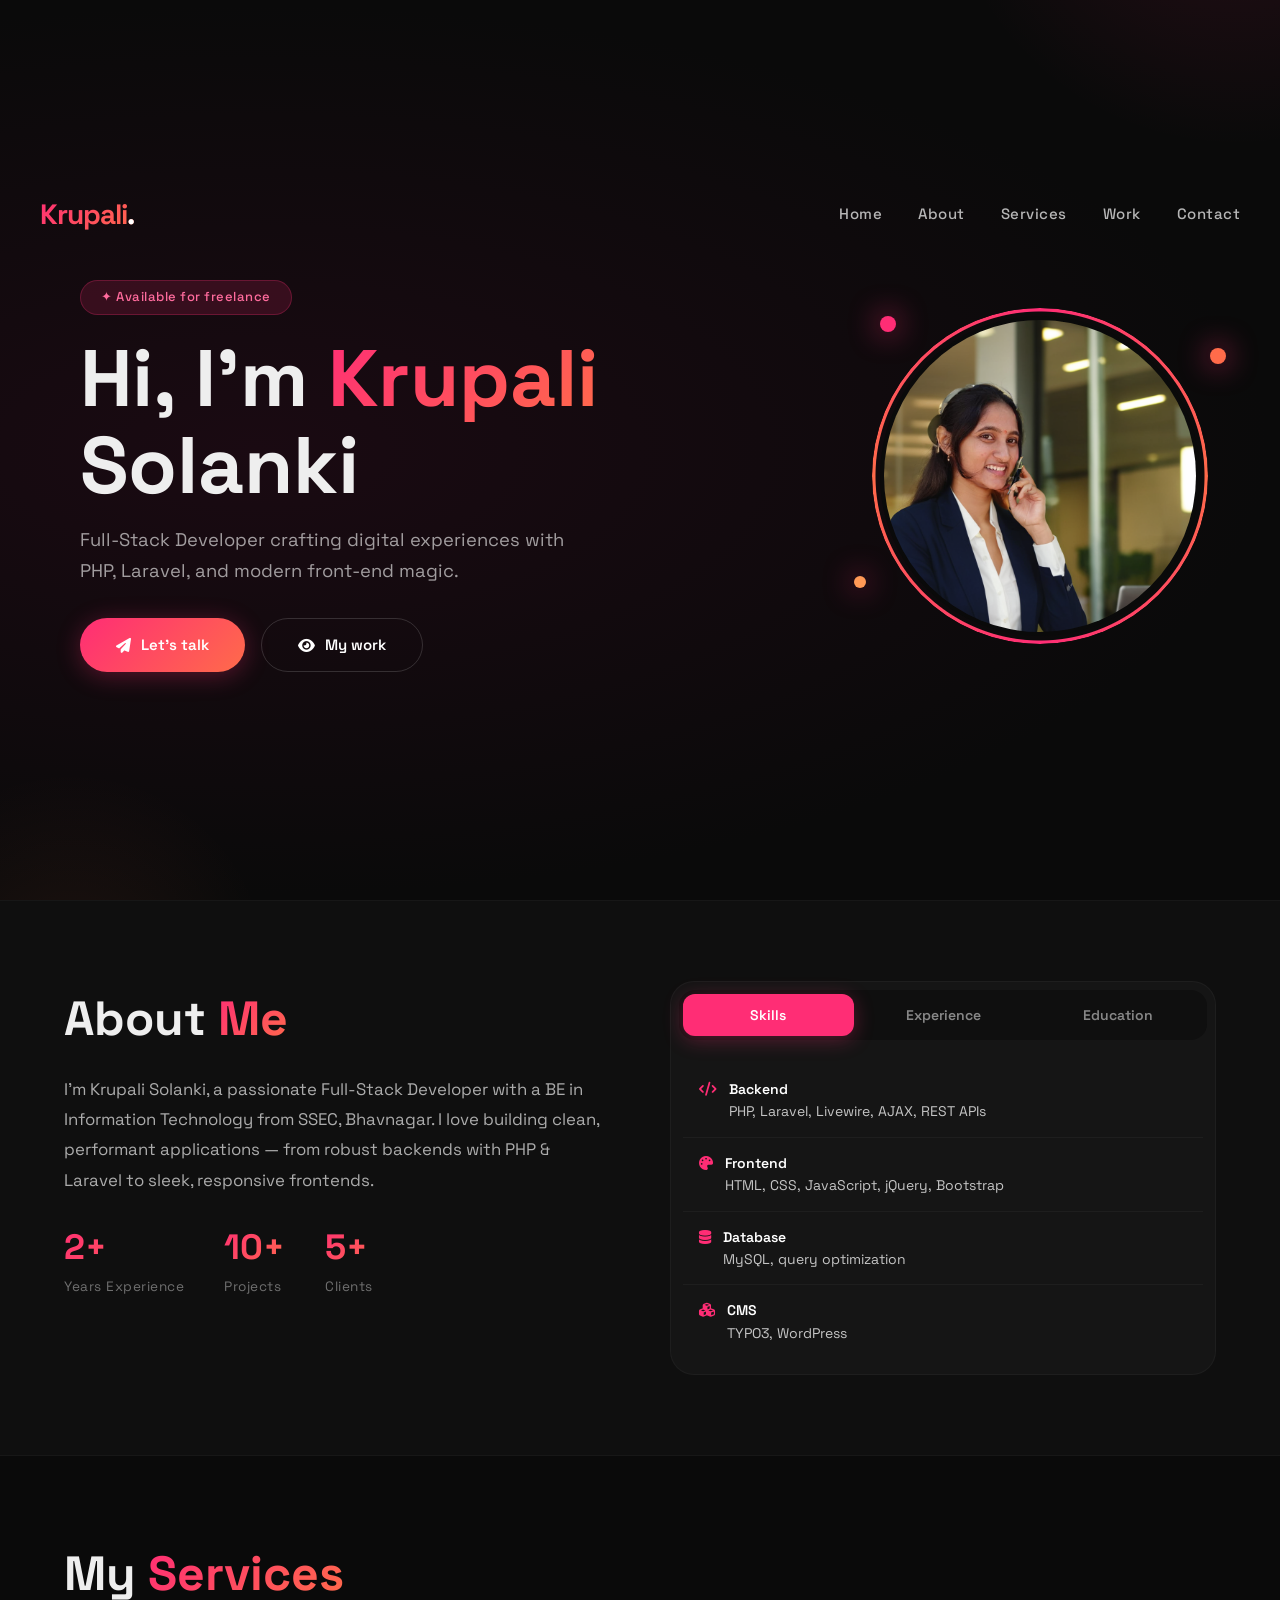
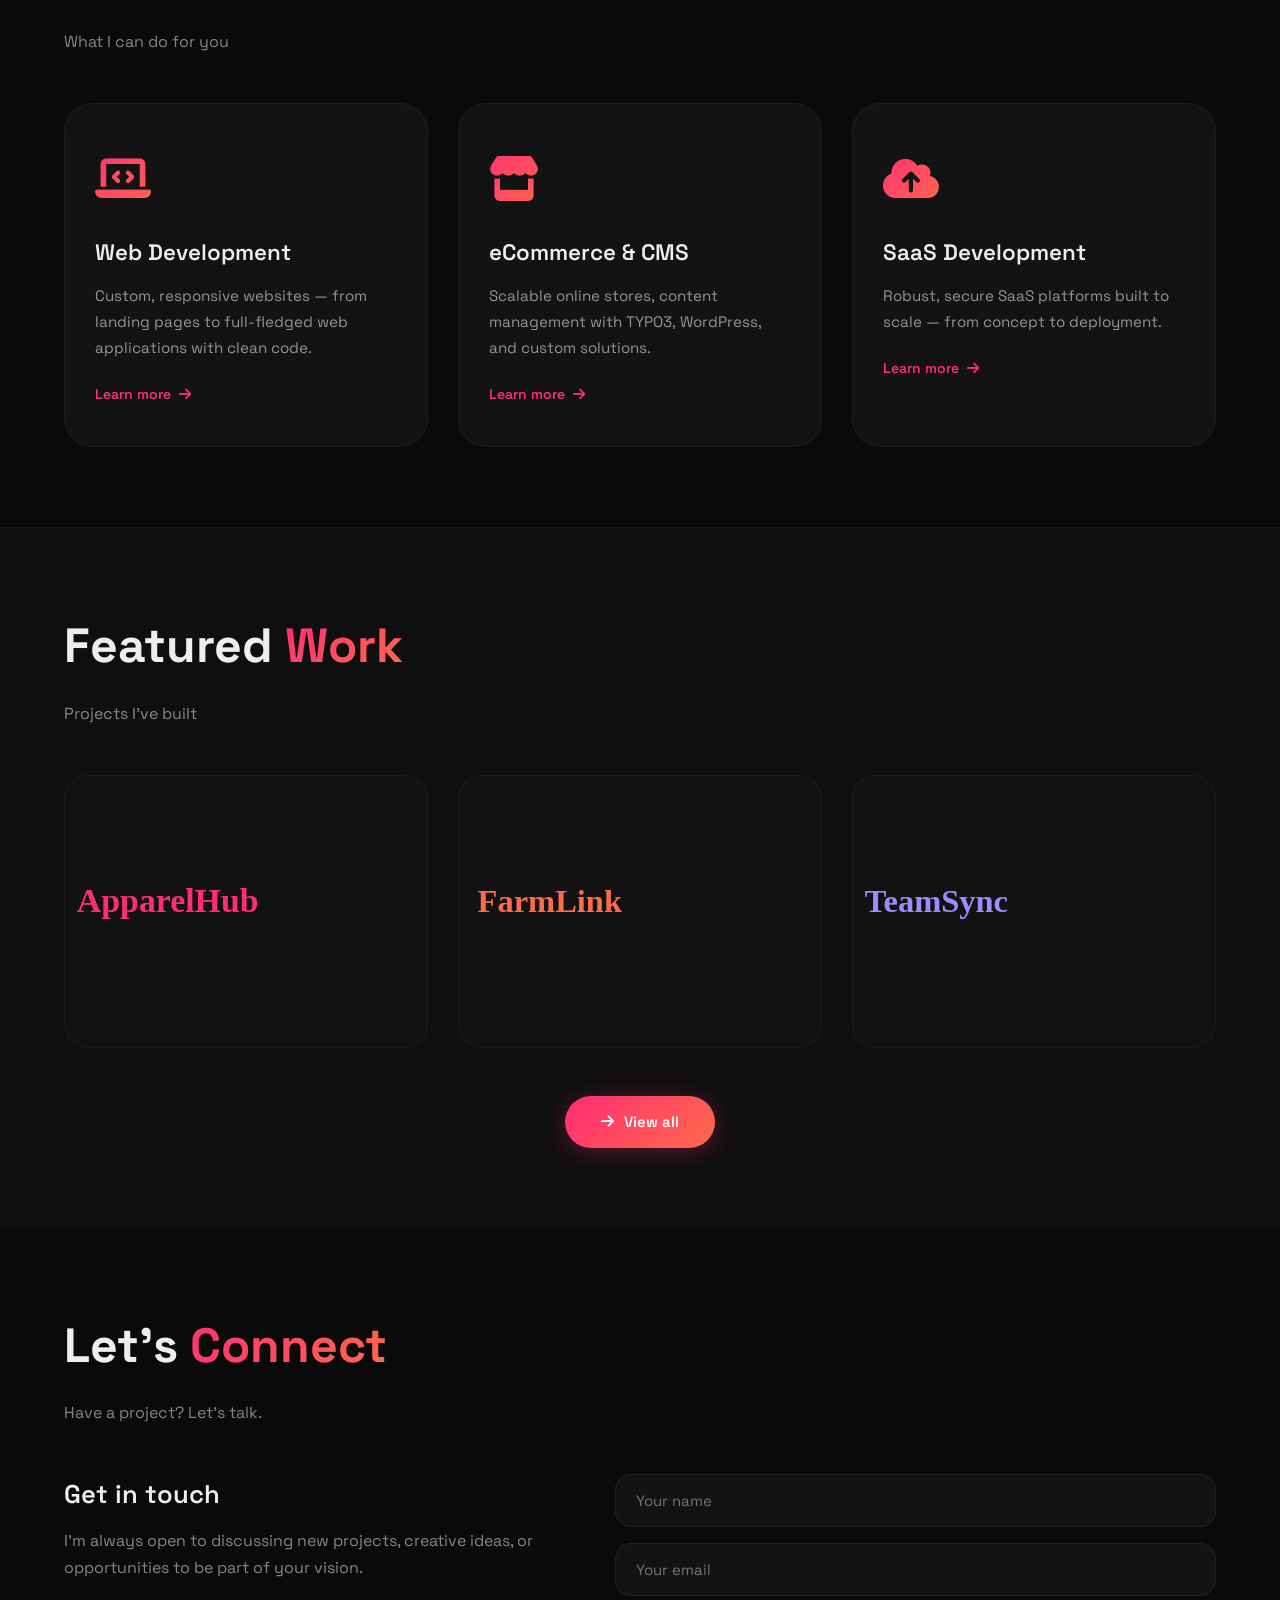
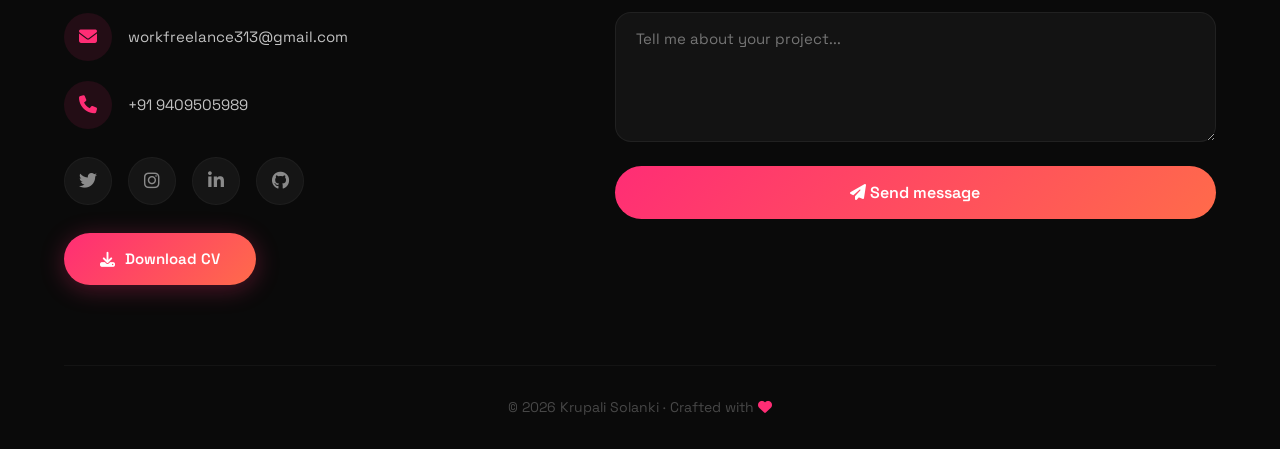
<file: index.html>
<!DOCTYPE html>
<html lang="en">
<head>
    <meta charset="UTF-8" />
    <meta name="viewport" content="width=device-width, initial-scale=1.0"/>
    <title>Krupali Solanki · Portfolio</title>
    <link rel="stylesheet" href="https://cdnjs.cloudflare.com/ajax/libs/font-awesome/6.5.0/css/all.min.css"/>
    <link href="https://fonts.googleapis.com/css2?family=Space+Grotesk:wght@300;400;500;600;700&display=swap" rel="stylesheet"/>
    <style>
        /* ───────── RESET & BASE ───────── */
        * {
            margin: 0;
            padding: 0;
            box-sizing: border-box;
        }

        html {
            scroll-behavior: smooth;
        }

        body {
            font-family: 'Space Grotesk', sans-serif;
            background: #0a0a0a;
            color: #eee;
            line-height: 1.6;
            overflow-x: hidden;
        }

        a {
            text-decoration: none;
            color: inherit;
        }

        .container {
            max-width: 1200px;
            margin: 0 auto;
            padding: 0 24px;
        }

        /* ───────── SCROLLBAR ───────── */
        ::-webkit-scrollbar {
            width: 8px;
        }
        ::-webkit-scrollbar-track {
            background: #0a0a0a;
        }
        ::-webkit-scrollbar-thumb {
            background: linear-gradient(180deg, #ff2d75, #ff6b4a);
            border-radius: 10px;
        }

        /* ───────── GLOW ANIMATIONS ───────── */
        @keyframes float {
            0%,
            100% {
                transform: translateY(0px);
            }
            50% {
                transform: translateY(-16px);
            }
        }

        @keyframes pulse-ring {
            0% {
                transform: scale(1);
                opacity: 0.6;
            }
            100% {
                transform: scale(1.5);
                opacity: 0;
            }
        }

        @keyframes fade-up {
            0% {
                opacity: 0;
                transform: translateY(40px);
            }
            100% {
                opacity: 1;
                transform: translateY(0);
            }
        }

        @keyframes slide-in-left {
            0% {
                opacity: 0;
                transform: translateX(-60px);
            }
            100% {
                opacity: 1;
                transform: translateX(0);
            }
        }

        @keyframes gradient-shift {
            0% {
                background-position: 0% 50%;
            }
            50% {
                background-position: 100% 50%;
            }
            100% {
                background-position: 0% 50%;
            }
        }

        /* ───────── HEADER / HERO ───────── */
        #header {
            min-height: 100vh;
            display: flex;
            flex-direction: column;
            justify-content: center;
            position: relative;
            background: radial-gradient(ellipse at 20% 50%, #1a0a12, #0a0a0a 70%);
            overflow: hidden;
        }

        #header::before {
            content: '';
            position: absolute;
            top: -50%;
            right: -20%;
            width: 600px;
            height: 600px;
            background: radial-gradient(circle, rgba(255, 45, 117, 0.12), transparent 70%);
            border-radius: 50%;
            pointer-events: none;
        }

        #header::after {
            content: '';
            position: absolute;
            bottom: -30%;
            left: -10%;
            width: 400px;
            height: 400px;
            background: radial-gradient(circle, rgba(255, 107, 74, 0.08), transparent 70%);
            border-radius: 50%;
            pointer-events: none;
        }

        /* NAV */
        nav {
            display: flex;
            justify-content: space-between;
            align-items: center;
            padding: 24px 40px;
            position: relative;
            z-index: 10;
            flex-wrap: wrap;
        }

        .logo {
            font-size: 28px;
            font-weight: 700;
            background: linear-gradient(135deg, #ff2d75, #ff6b4a);
            -webkit-background-clip: text;
            background-clip: text;
            color: transparent;
            letter-spacing: -1px;
        }
        .logo span {
            color: #fff;
            background: none;
            -webkit-background-clip: unset;
            background-clip: unset;
        }

        .nav-toggle {
            display: none;
            background: rgba(255, 255, 255, 0.06);
            border: 1px solid rgba(255, 45, 117, 0.3);
            color: #fff;
            font-size: 22px;
            padding: 6px 18px;
            border-radius: 30px;
            cursor: pointer;
            transition: 0.3s;
            backdrop-filter: blur(8px);
        }
        .nav-toggle:hover {
            background: rgba(255, 45, 117, 0.15);
            border-color: #ff2d75;
        }

        .nav-items {
            display: flex;
            gap: 36px;
            list-style: none;
            align-items: center;
        }

        .nav-items a {
            font-size: 15px;
            font-weight: 500;
            color: rgba(255, 255, 255, 0.7);
            transition: 0.3s;
            position: relative;
            letter-spacing: 0.5px;
        }

        .nav-items a::before {
            content: '';
            position: absolute;
            bottom: -4px;
            left: 0;
            width: 0;
            height: 2px;
            background: linear-gradient(90deg, #ff2d75, #ff6b4a);
            transition: 0.3s;
        }
        .nav-items a:hover {
            color: #fff;
        }
        .nav-items a:hover::before {
            width: 100%;
        }

        /* Hero Content */
        .hero {
            display: flex;
            align-items: center;
            justify-content: space-between;
            padding: 20px 40px 60px;
            position: relative;
            z-index: 2;
            flex-wrap: wrap;
            gap: 40px;
        }

        .hero-text {
            flex: 1 1 400px;
            animation: fade-up 0.8s ease;
        }

        .hero-text .badge {
            display: inline-block;
            background: rgba(255, 45, 117, 0.15);
            border: 1px solid rgba(255, 45, 117, 0.25);
            padding: 6px 20px;
            border-radius: 50px;
            font-size: 13px;
            font-weight: 500;
            color: #ff6b9d;
            margin-bottom: 20px;
            letter-spacing: 0.5px;
        }

        .hero-text h1 {
            font-size: clamp(2.8rem, 7vw, 5rem);
            font-weight: 700;
            line-height: 1.08;
            margin-bottom: 16px;
        }

        .hero-text h1 .highlight {
            background: linear-gradient(135deg, #ff2d75, #ff6b4a, #ff2d75);
            background-size: 200% 200%;
            -webkit-background-clip: text;
            background-clip: text;
            color: transparent;
            animation: gradient-shift 4s ease infinite;
        }

        .hero-text p {
            font-size: 1.15rem;
            color: rgba(255, 255, 255, 0.6);
            max-width: 500px;
            margin-bottom: 32px;
            line-height: 1.7;
        }

        .hero-btns {
            display: flex;
            gap: 16px;
            flex-wrap: wrap;
        }

        .btn-primary {
            display: inline-flex;
            align-items: center;
            gap: 10px;
            padding: 14px 36px;
            border-radius: 60px;
            background: linear-gradient(135deg, #ff2d75, #ff6b4a);
            color: #fff;
            font-weight: 600;
            font-size: 15px;
            border: none;
            cursor: pointer;
            transition: 0.3s;
            box-shadow: 0 4px 25px rgba(255, 45, 117, 0.3);
        }
        .btn-primary:hover {
            transform: translateY(-3px);
            box-shadow: 0 8px 40px rgba(255, 45, 117, 0.5);
        }

        .btn-secondary {
            display: inline-flex;
            align-items: center;
            gap: 10px;
            padding: 14px 36px;
            border-radius: 60px;
            background: transparent;
            color: #fff;
            font-weight: 600;
            font-size: 15px;
            border: 1.5px solid rgba(255, 255, 255, 0.15);
            transition: 0.3s;
        }
        .btn-secondary:hover {
            border-color: #ff2d75;
            background: rgba(255, 45, 117, 0.08);
            transform: translateY(-3px);
        }

        /* Hero Image */
        .hero-image {
            flex: 0 0 auto;
            position: relative;
            animation: float 5s ease-in-out infinite;
        }

        .hero-image .profile-wrap {
            position: relative;
            width: 320px;
            height: 320px;
        }

        .profile-ring {
            position: absolute;
            inset: -8px;
            border-radius: 50%;
            background: conic-gradient(from 0deg, #ff2d75, #ff6b4a, #ff2d75, #ff6b4a, #ff2d75);
            -webkit-mask: radial-gradient(farthest-side, transparent calc(100% - 4px), #000 calc(100% - 3px));
            mask: radial-gradient(farthest-side, transparent calc(100% - 4px), #000 calc(100% - 3px));
            animation: spin 8s linear infinite;
        }

        @keyframes spin {
            to {
                transform: rotate(360deg);
            }
        }

        .profile-ring::after {
            content: '';
            position: absolute;
            inset: 4px;
            border-radius: 50%;
            background: #0a0a0a;
        }

        .hero-image img {
            width: 100%;
            height: 100%;
            object-fit: cover;
            border-radius: 50%;
            position: relative;
            z-index: 2;
            border: 4px solid #0a0a0a;
        }

        .floating-dot {
            position: absolute;
            width: 16px;
            height: 16px;
            border-radius: 50%;
            background: #ff2d75;
            box-shadow: 0 0 30px #ff2d75;
            z-index: 3;
            animation: pulse-ring 2s ease-out infinite;
        }
        .floating-dot:nth-child(2) {
            top: 10%;
            right: -8%;
            animation-delay: 0.6s;
            background: #ff6b4a;
        }
        .floating-dot:nth-child(3) {
            bottom: 15%;
            left: -8%;
            animation-delay: 1.2s;
            background: #ff9a56;
            width: 12px;
            height: 12px;
        }

        /* ───────── SECTION TITLES ───────── */
        .section-title {
            font-size: clamp(2rem, 4vw, 3rem);
            font-weight: 700;
            margin-bottom: 16px;
        }
        .section-title .gradient {
            background: linear-gradient(135deg, #ff2d75, #ff6b4a);
            -webkit-background-clip: text;
            background-clip: text;
            color: transparent;
        }
        .section-sub {
            color: rgba(255, 255, 255, 0.5);
            font-size: 1rem;
            margin-bottom: 48px;
        }

        /* ───────── ABOUT ───────── */
        #about {
            padding: 80px 0;
            background: #0f0f0f;
            border-top: 1px solid rgba(255, 255, 255, 0.03);
            border-bottom: 1px solid rgba(255, 255, 255, 0.03);
        }

        .about-grid {
            display: grid;
            grid-template-columns: 1fr 1fr;
            gap: 60px;
            align-items: start;
        }

        .about-text p {
            color: rgba(255, 255, 255, 0.65);
            font-size: 1.05rem;
            line-height: 1.8;
            margin-bottom: 24px;
        }

        .about-stats {
            display: flex;
            gap: 40px;
            margin-top: 20px;
        }
        .stat-item h4 {
            font-size: 2.2rem;
            font-weight: 700;
            background: linear-gradient(135deg, #ff2d75, #ff6b4a);
            -webkit-background-clip: text;
            background-clip: text;
            color: transparent;
        }
        .stat-item p {
            color: rgba(255, 255, 255, 0.4);
            font-size: 0.85rem;
            letter-spacing: 0.5px;
        }

        .tabs-wrapper {
            background: #151515;
            border-radius: 24px;
            padding: 8px;
            border: 1px solid rgba(255, 255, 255, 0.04);
        }

        .tab-headers {
            display: flex;
            gap: 4px;
            margin-bottom: 16px;
            background: #0f0f0f;
            border-radius: 16px;
            padding: 4px;
        }

        .tab-btn {
            flex: 1;
            padding: 12px 8px;
            border: none;
            background: transparent;
            color: rgba(255, 255, 255, 0.5);
            font-weight: 600;
            font-size: 14px;
            border-radius: 12px;
            cursor: pointer;
            transition: 0.3s;
            font-family: 'Space Grotesk', sans-serif;
        }
        .tab-btn.active {
            background: #ff2d75;
            color: #fff;
            box-shadow: 0 4px 20px rgba(255, 45, 117, 0.3);
        }
        .tab-btn:hover:not(.active) {
            color: #fff;
        }

        .tab-panel {
            display: none;
            padding: 8px 4px;
        }
        .tab-panel.active {
            display: block;
            animation: fade-up 0.3s ease;
        }

        .tab-panel ul {
            list-style: none;
        }
        .tab-panel ul li {
            padding: 14px 16px;
            border-bottom: 1px solid rgba(255, 255, 255, 0.04);
            color: rgba(255, 255, 255, 0.75);
            font-size: 14px;
            display: flex;
            gap: 12px;
            align-items: flex-start;
        }
        .tab-panel ul li:last-child {
            border-bottom: none;
        }
        .tab-panel ul li i {
            color: #ff2d75;
            margin-top: 4px;
            font-size: 14px;
        }
        .tab-panel ul li strong {
            color: #fff;
            display: block;
            font-weight: 600;
        }

        /* ───────── SERVICES ───────── */
        #Services {
            padding: 80px 0;
            background: #0a0a0a;
        }

        .services-grid {
            display: grid;
            grid-template-columns: repeat(auto-fit, minmax(280px, 1fr));
            gap: 30px;
            margin-top: 20px;
        }

        .service-card {
            background: #131313;
            padding: 40px 30px;
            border-radius: 28px;
            border: 1px solid rgba(255, 255, 255, 0.04);
            transition: 0.4s cubic-bezier(0.22, 1, 0.36, 1);
            position: relative;
            overflow: hidden;
        }

        .service-card::before {
            content: '';
            position: absolute;
            top: 0;
            left: 0;
            right: 0;
            bottom: 0;
            background: linear-gradient(135deg, rgba(255, 45, 117, 0.05), transparent);
            opacity: 0;
            transition: 0.4s;
            pointer-events: none;
        }

        .service-card:hover {
            transform: translateY(-8px);
            border-color: rgba(255, 45, 117, 0.2);
            background: #181818;
        }
        .service-card:hover::before {
            opacity: 1;
        }

        .service-card .icon {
            font-size: 2.8rem;
            margin-bottom: 20px;
            display: inline-block;
            background: linear-gradient(135deg, #ff2d75, #ff6b4a);
            -webkit-background-clip: text;
            background-clip: text;
            color: transparent;
        }
        .service-card h3 {
            font-size: 1.4rem;
            font-weight: 600;
            margin-bottom: 12px;
        }
        .service-card p {
            color: rgba(255, 255, 255, 0.55);
            font-size: 0.95rem;
            line-height: 1.7;
            margin-bottom: 20px;
        }
        .service-card .learn-link {
            color: #ff2d75;
            font-weight: 600;
            font-size: 14px;
            display: inline-flex;
            align-items: center;
            gap: 8px;
            transition: 0.3s;
        }
        .service-card .learn-link:hover {
            gap: 14px;
        }

        /* ───────── PORTFOLIO ───────── */
        #portfolio {
            padding: 80px 0;
            background: #0f0f0f;
            border-top: 1px solid rgba(255, 255, 255, 0.03);
        }

        .portfolio-grid {
            display: grid;
            grid-template-columns: repeat(auto-fit, minmax(300px, 1fr));
            gap: 30px;
        }

        .portfolio-item {
            border-radius: 24px;
            overflow: hidden;
            position: relative;
            background: #131313;
            aspect-ratio: 4/3;
            cursor: pointer;
            border: 1px solid rgba(255, 255, 255, 0.04);
            transition: 0.4s;
        }

        .portfolio-item:hover {
            transform: scale(1.02);
            border-color: rgba(255, 45, 117, 0.2);
        }

        .portfolio-item .thumb {
            width: 100%;
            height: 100%;
            object-fit: cover;
            transition: 0.6s;
        }

        .portfolio-item:hover .thumb {
            transform: scale(1.06);
        }

        .portfolio-overlay {
            position: absolute;
            inset: 0;
            background: linear-gradient(to top, rgba(10, 10, 10, 0.95) 0%, transparent 60%);
            display: flex;
            flex-direction: column;
            justify-content: flex-end;
            padding: 28px;
            opacity: 0;
            transition: 0.4s;
        }

        .portfolio-item:hover .portfolio-overlay {
            opacity: 1;
        }

        .portfolio-overlay h4 {
            font-size: 1.3rem;
            font-weight: 600;
            margin-bottom: 4px;
        }
        .portfolio-overlay p {
            color: rgba(255, 255, 255, 0.5);
            font-size: 0.9rem;
            margin-bottom: 12px;
        }
        .portfolio-overlay .tag {
            display: inline-block;
            padding: 4px 14px;
            border-radius: 20px;
            background: rgba(255, 45, 117, 0.15);
            color: #ff6b9d;
            font-size: 12px;
            font-weight: 500;
            align-self: flex-start;
        }

        .portfolio-center {
            text-align: center;
            margin-top: 48px;
        }

        /* ───────── CONTACT ───────── */
        #contact {
            padding: 80px 0 0;
            background: #0a0a0a;
        }

        .contact-wrapper {
            display: grid;
            grid-template-columns: 1fr 1.2fr;
            gap: 50px;
            align-items: start;
        }

        .contact-info h3 {
            font-size: 1.6rem;
            font-weight: 600;
            margin-bottom: 12px;
        }
        .contact-info p {
            color: rgba(255, 255, 255, 0.5);
            margin-bottom: 32px;
            line-height: 1.7;
        }

        .contact-item {
            display: flex;
            align-items: center;
            gap: 16px;
            margin-bottom: 20px;
        }
        .contact-item .ci-icon {
            width: 48px;
            height: 48px;
            border-radius: 50%;
            background: rgba(255, 45, 117, 0.1);
            display: flex;
            align-items: center;
            justify-content: center;
            color: #ff2d75;
            font-size: 18px;
            flex-shrink: 0;
        }
        .contact-item .ci-text {
            color: rgba(255, 255, 255, 0.75);
            font-size: 15px;
        }

        .social-links {
            display: flex;
            gap: 16px;
            margin-top: 28px;
        }
        .social-links a {
            width: 48px;
            height: 48px;
            border-radius: 50%;
            background: #151515;
            display: flex;
            align-items: center;
            justify-content: center;
            color: rgba(255, 255, 255, 0.5);
            font-size: 18px;
            transition: 0.3s;
            border: 1px solid rgba(255, 255, 255, 0.04);
        }
        .social-links a:hover {
            background: #ff2d75;
            color: #fff;
            transform: translateY(-4px);
            box-shadow: 0 8px 30px rgba(255, 45, 117, 0.3);
        }

        .contact-form input,
        .contact-form textarea {
            width: 100%;
            padding: 16px 20px;
            margin-bottom: 16px;
            border-radius: 16px;
            border: 1px solid rgba(255, 255, 255, 0.06);
            background: #131313;
            color: #fff;
            font-family: 'Space Grotesk', sans-serif;
            font-size: 15px;
            transition: 0.3s;
            outline: none;
        }
        .contact-form input:focus,
        .contact-form textarea:focus {
            border-color: #ff2d75;
            background: #181818;
        }
        .contact-form textarea {
            min-height: 130px;
            resize: vertical;
        }
        .contact-form button {
            width: 100%;
            padding: 16px;
            border-radius: 60px;
            border: none;
            background: linear-gradient(135deg, #ff2d75, #ff6b4a);
            color: #fff;
            font-weight: 600;
            font-size: 16px;
            cursor: pointer;
            transition: 0.3s;
            font-family: 'Space Grotesk', sans-serif;
        }
        .contact-form button:hover {
            transform: translateY(-2px);
            box-shadow: 0 8px 40px rgba(255, 45, 117, 0.3);
        }

        #form-msg {
            display: block;
            margin-top: 12px;
            color: #4ade80;
            font-weight: 500;
        }

        /* ───────── FOOTER ───────── */
        .footer {
            margin-top: 80px;
            padding: 30px 0;
            border-top: 1px solid rgba(255, 255, 255, 0.04);
            text-align: center;
            color: rgba(255, 255, 255, 0.25);
            font-size: 14px;
        }
        .footer i {
            color: #ff2d75;
        }

        /* ───────── RESPONSIVE ───────── */
        @media (max-width: 1024px) {
            .about-grid {
                grid-template-columns: 1fr;
                gap: 40px;
            }
            .contact-wrapper {
                grid-template-columns: 1fr;
                gap: 40px;
            }
        }

        @media (max-width: 768px) {
            .nav-items {
                display: none;
                flex-direction: column;
                background: #121212ee;
                backdrop-filter: blur(12px);
                padding: 24px;
                border-radius: 24px;
                width: 100%;
                gap: 12px;
                border: 1px solid rgba(255, 255, 255, 0.04);
                margin-top: 12px;
            }
            .nav-items.active {
                display: flex;
            }
            .nav-toggle {
                display: block;
            }
            nav {
                padding: 16px 20px;
            }

            .hero {
                flex-direction: column-reverse;
                text-align: center;
                padding: 20px 20px 40px;
            }
            .hero-text p {
                margin-left: auto;
                margin-right: auto;
            }
            .hero-btns {
                justify-content: center;
            }
            .hero-image .profile-wrap {
                width: 220px;
                height: 220px;
            }

            .about-stats {
                justify-content: center;
            }
            .services-grid {
                grid-template-columns: 1fr;
            }
            .portfolio-grid {
                grid-template-columns: 1fr;
            }

            .contact-wrapper {
                grid-template-columns: 1fr;
            }
            .contact-info {
                text-align: center;
            }
            .contact-item {
                justify-content: center;
            }
            .social-links {
                justify-content: center;
            }
        }

        @media (max-width: 480px) {
            .hero-image .profile-wrap {
                width: 180px;
                height: 180px;
            }
            .hero-text h1 {
                font-size: 2.2rem;
            }
            .btn-primary,
            .btn-secondary {
                padding: 12px 24px;
                font-size: 14px;
            }
        }
    </style>
</head>
<body>

    <!-- ─── HEADER ─── -->
    <header id="header">
        <nav>
            <div class="logo">Krupali<span>.</span></div>
            <button class="nav-toggle" id="navToggle" aria-label="Toggle navigation">☰</button>
            <ul class="nav-items" id="navMenu">
                <li><a href="#header">Home</a></li>
                <li><a href="#about">About</a></li>
                <li><a href="#Services">Services</a></li>
                <li><a href="#portfolio">Work</a></li>
                <li><a href="#contact">Contact</a></li>
            </ul>
        </nav>

        <div class="hero container">
            <div class="hero-text">
                <div class="badge">✦ Available for freelance</div>
                <h1>Hi, I'm <span class="highlight">Krupali</span> Solanki</h1>
                <p>Full-Stack Developer crafting digital experiences with PHP, Laravel, and modern front-end magic.</p>
                <div class="hero-btns">
                    <a href="#contact" class="btn-primary"><i class="fas fa-paper-plane"></i> Let's talk</a>
                    <a href="#portfolio" class="btn-secondary"><i class="fas fa-eye"></i> My work</a>
                </div>
            </div>
            <div class="hero-image">
                <div class="profile-wrap">
                    <div class="profile-ring"></div>
                    <div class="floating-dot"></div>
                    <div class="floating-dot"></div>
                    <div class="floating-dot"></div>
                    <img src="images/new 2.png" alt="Krupali Solanki" /></div>
            </div>
        </div>
    </header>

    <!-- ─── ABOUT ─── -->
    <section id="about">
        <div class="container">
            <div class="about-grid">
                <div class="about-text">
                    <h2 class="section-title">About <span class="gradient">Me</span></h2>
                    <p>I'm Krupali Solanki, a passionate Full-Stack Developer with a BE in Information Technology from SSEC, Bhavnagar. I love building clean, performant applications — from robust backends with PHP & Laravel to sleek, responsive frontends.</p>
                    <div class="about-stats">
                        <div class="stat-item">
                            <h4>2+</h4>
                            <p>Years Experience</p>
                        </div>
                        <div class="stat-item">
                            <h4>10+</h4>
                            <p>Projects</p>
                        </div>
                        <div class="stat-item">
                            <h4>5+</h4>
                            <p>Clients</p>
                        </div>
                    </div>
                </div>
                <div class="tabs-wrapper">
                    <div class="tab-headers">
                        <button class="tab-btn active" data-tab="skills">Skills</button>
                        <button class="tab-btn" data-tab="experience">Experience</button>
                        <button class="tab-btn" data-tab="education">Education</button>
                    </div>
                    <div class="tab-panel active" id="skills">
                        <ul>
                            <li><i class="fas fa-code"></i><div><strong>Backend</strong>PHP, Laravel, Livewire, AJAX, REST APIs</div></li>
                            <li><i class="fas fa-palette"></i><div><strong>Frontend</strong>HTML, CSS, JavaScript, jQuery, Bootstrap</div></li>
                            <li><i class="fas fa-database"></i><div><strong>Database</strong>MySQL, query optimization</div></li>
                            <li><i class="fas fa-cubes"></i><div><strong>CMS</strong>TYPO3, WordPress</div></li>
                        </ul>
                    </div>
                    <div class="tab-panel" id="experience">
                        <ul>
                            <li><i class="fas fa-briefcase"></i><div><strong>Vivansh Infotech</strong>Intern · PHP & Laravel, REST APIs</div></li>
                            <li><i class="fas fa-briefcase"></i><div><strong>NITSAN Technologies</strong>TYPO3 Developer · Extensions, Fluid templates</div></li>
                            <li><i class="fas fa-briefcase"></i><div><strong>VimirLab Solutions</strong>Laravel Developer · Backend, API integration</div></li>
                        </ul>
                    </div>
                    <div class="tab-panel" id="education">
                        <ul>
                            <li><i class="fas fa-graduation-cap"></i><div><strong>BE IT</strong>SSEC, Bhavnagar · 9 SPI</div></li>
                            <li><i class="fas fa-school"></i><div><strong>High School</strong>Mother Zainab Junior Science College, Dholka</div></li>
                            <li><i class="fas fa-school"></i><div><strong>Secondary</strong>Shri D J Vaghela School, Koth</div></li>
                        </ul>
                    </div>
                </div>
            </div>
        </div>
    </section>

    <!-- ─── SERVICES ─── -->
    <section id="Services">
        <div class="container">
            <h2 class="section-title">My <span class="gradient">Services</span></h2>
            <p class="section-sub">What I can do for you</p>
            <div class="services-grid">
                <div class="service-card">
                    <div class="icon"><i class="fas fa-laptop-code"></i></div>
                    <h3>Web Development</h3>
                    <p>Custom, responsive websites — from landing pages to full‑fledged web applications with clean code.</p>
                    <a href="#" class="learn-link">Learn more <i class="fas fa-arrow-right"></i></a>
                </div>
                <div class="service-card">
                    <div class="icon"><i class="fas fa-store"></i></div>
                    <h3>eCommerce & CMS</h3>
                    <p>Scalable online stores, content management with TYPO3, WordPress, and custom solutions.</p>
                    <a href="#" class="learn-link">Learn more <i class="fas fa-arrow-right"></i></a>
                </div>
                <div class="service-card">
                    <div class="icon"><i class="fas fa-cloud-upload-alt"></i></div>
                    <h3>SaaS Development</h3>
                    <p>Robust, secure SaaS platforms built to scale — from concept to deployment.</p>
                    <a href="#" class="learn-link">Learn more <i class="fas fa-arrow-right"></i></a>
                </div>
            </div>
        </div>
    </section>

    <!-- ─── PORTFOLIO ─── -->
    <section id="portfolio">
        <div class="container">
            <h2 class="section-title">Featured <span class="gradient">Work</span></h2>
            <p class="section-sub">Projects I've built</p>
            <div class="portfolio-grid">
                <div class="portfolio-item">
                    <img src="data:image/svg+xml,%3Csvg xmlns='http://www.w3.org/2000/svg' width='600' height='400' viewBox='0 0 600 400'%3E%3Crect width='600' height='400' fill='%23121212'/%3E%3Ctext x='50' y='200' font-family='Space Grotesk' font-weight='700' font-size='50' fill='%23ff2d75'%3EApparelHub%3C/text%3E%3C/svg%3E" alt="ApparelHub" class="thumb" />
                    <div class="portfolio-overlay">
                        <h4>ApparelHub</h4>
                        <p>PHP e‑commerce with inventory, orders & recommendations.</p>
                        <span class="tag">PHP · MySQL</span>
                    </div>
                </div>
                <div class="portfolio-item">
                    <img src="data:image/svg+xml,%3Csvg xmlns='http://www.w3.org/2000/svg' width='600' height='400' viewBox='0 0 600 400'%3E%3Crect width='600' height='400' fill='%23121212'/%3E%3Ctext x='60' y='200' font-family='Space Grotesk' font-weight='700' font-size='48' fill='%23ff6b4a'%3EFarmLink%3C/text%3E%3C/svg%3E" alt="FarmLink" class="thumb" />
                    <div class="portfolio-overlay">
                        <h4>FarmLink</h4>
                        <p>Connecting farmers & sellers, govt schemes, agri‑news.</p>
                        <span class="tag">PHP · Laravel</span>
                    </div>
                </div>
                <div class="portfolio-item">
                    <img src="data:image/svg+xml,%3Csvg xmlns='http://www.w3.org/2000/svg' width='600' height='400' viewBox='0 0 600 400'%3E%3Crect width='600' height='400' fill='%23121212'/%3E%3Ctext x='50' y='200' font-family='Space Grotesk' font-weight='700' font-size='48' fill='%239a8cff'%3ETeamSync%3C/text%3E%3C/svg%3E" alt="TeamSync" class="thumb" />
                    <div class="portfolio-overlay">
                        <h4>TeamSync</h4>
                        <p>Laravel EMS · leave management, holidays, interviews.</p>
                        <span class="tag">Laravel · Livewire</span>
                    </div>
                </div>
            </div>
            <div class="portfolio-center">
                <a href="#" class="btn-primary" style="text-decoration:none;"><i class="fas fa-arrow-right"></i> View all</a>
            </div>
        </div>
    </section>

    <!-- ─── CONTACT ─── -->
    <section id="contact">
        <div class="container">
            <h2 class="section-title">Let's <span class="gradient">Connect</span></h2>
            <p class="section-sub">Have a project? Let's talk.</p>
            <div class="contact-wrapper">
                <div class="contact-info">
                    <h3>Get in touch</h3>
                    <p>I'm always open to discussing new projects, creative ideas, or opportunities to be part of your vision.</p>
                    <div class="contact-item">
                        <div class="ci-icon"><i class="fas fa-envelope"></i></div>
                        <div class="ci-text">workfreelance313@gmail.com</div>
                    </div>
                    <div class="contact-item">
                        <div class="ci-icon"><i class="fas fa-phone"></i></div>
                        <div class="ci-text">+91 9409505989</div>
                    </div>
                    <div class="social-links">
                        <a href="#"><i class="fab fa-twitter"></i></a>
                        <a href="#"><i class="fab fa-instagram"></i></a>
                        <a href="#"><i class="fab fa-linkedin-in"></i></a>
                        <a href="#"><i class="fab fa-github"></i></a>
                    </div>
                    <a href="#" class="btn-primary" style="display:inline-flex;margin-top:28px;text-decoration:none;"><i class="fas fa-download"></i> Download CV</a>
                </div>
                <form class="contact-form" name="submit-to-google-sheet">
                    <input type="text" name="name" placeholder="Your name" required />
                    <input type="email" name="email" placeholder="Your email" required />
                    <textarea name="message" placeholder="Tell me about your project..."></textarea>
                    <button type="submit"><i class="fas fa-paper-plane"></i> Send message</button>
                    <span id="form-msg"></span>
                </form>
            </div>
           

<div class="footer">
    <p>&copy; <span id="currentYear"></span> Krupali Solanki · Crafted with <i class="fas fa-heart"></i></p>
</div>
           
        </div>
    </section>

    <script>

        
                // ─── CURRENT YEAR ───
document.getElementById('currentYear').textContent = new Date().getFullYear();
        // ─── NAV TOGGLE ───
        const toggle = document.getElementById('navToggle');
        const menu = document.getElementById('navMenu');
        toggle.addEventListener('click', () => menu.classList.toggle('active'));
        document.querySelectorAll('.nav-items a').forEach(link => {
            link.addEventListener('click', () => menu.classList.remove('active'));
        });

        // ─── TABS ───
        const tabBtns = document.querySelectorAll('.tab-btn');
        const panels = {
            skills: document.getElementById('skills'),
            experience: document.getElementById('experience'),
            education: document.getElementById('education')
        };

        tabBtns.forEach(btn => {
            btn.addEventListener('click', () => {
                tabBtns.forEach(b => b.classList.remove('active'));
                btn.classList.add('active');
                const tab = btn.dataset.tab;
                Object.keys(panels).forEach(key => {
                    panels[key].classList.toggle('active', key === tab);
                });
            });
        });

        // ─── FORM ───
        const form = document.querySelector('.contact-form');
        const msg = document.getElementById('form-msg');
        form.addEventListener('submit', (e) => {
            e.preventDefault();
            msg.textContent = '✅ Thanks! I\'ll get back to you soon.';
            form.reset();
            setTimeout(() => msg.textContent = '', 5000);
        });
    </script>
</body>
</html>
</file>
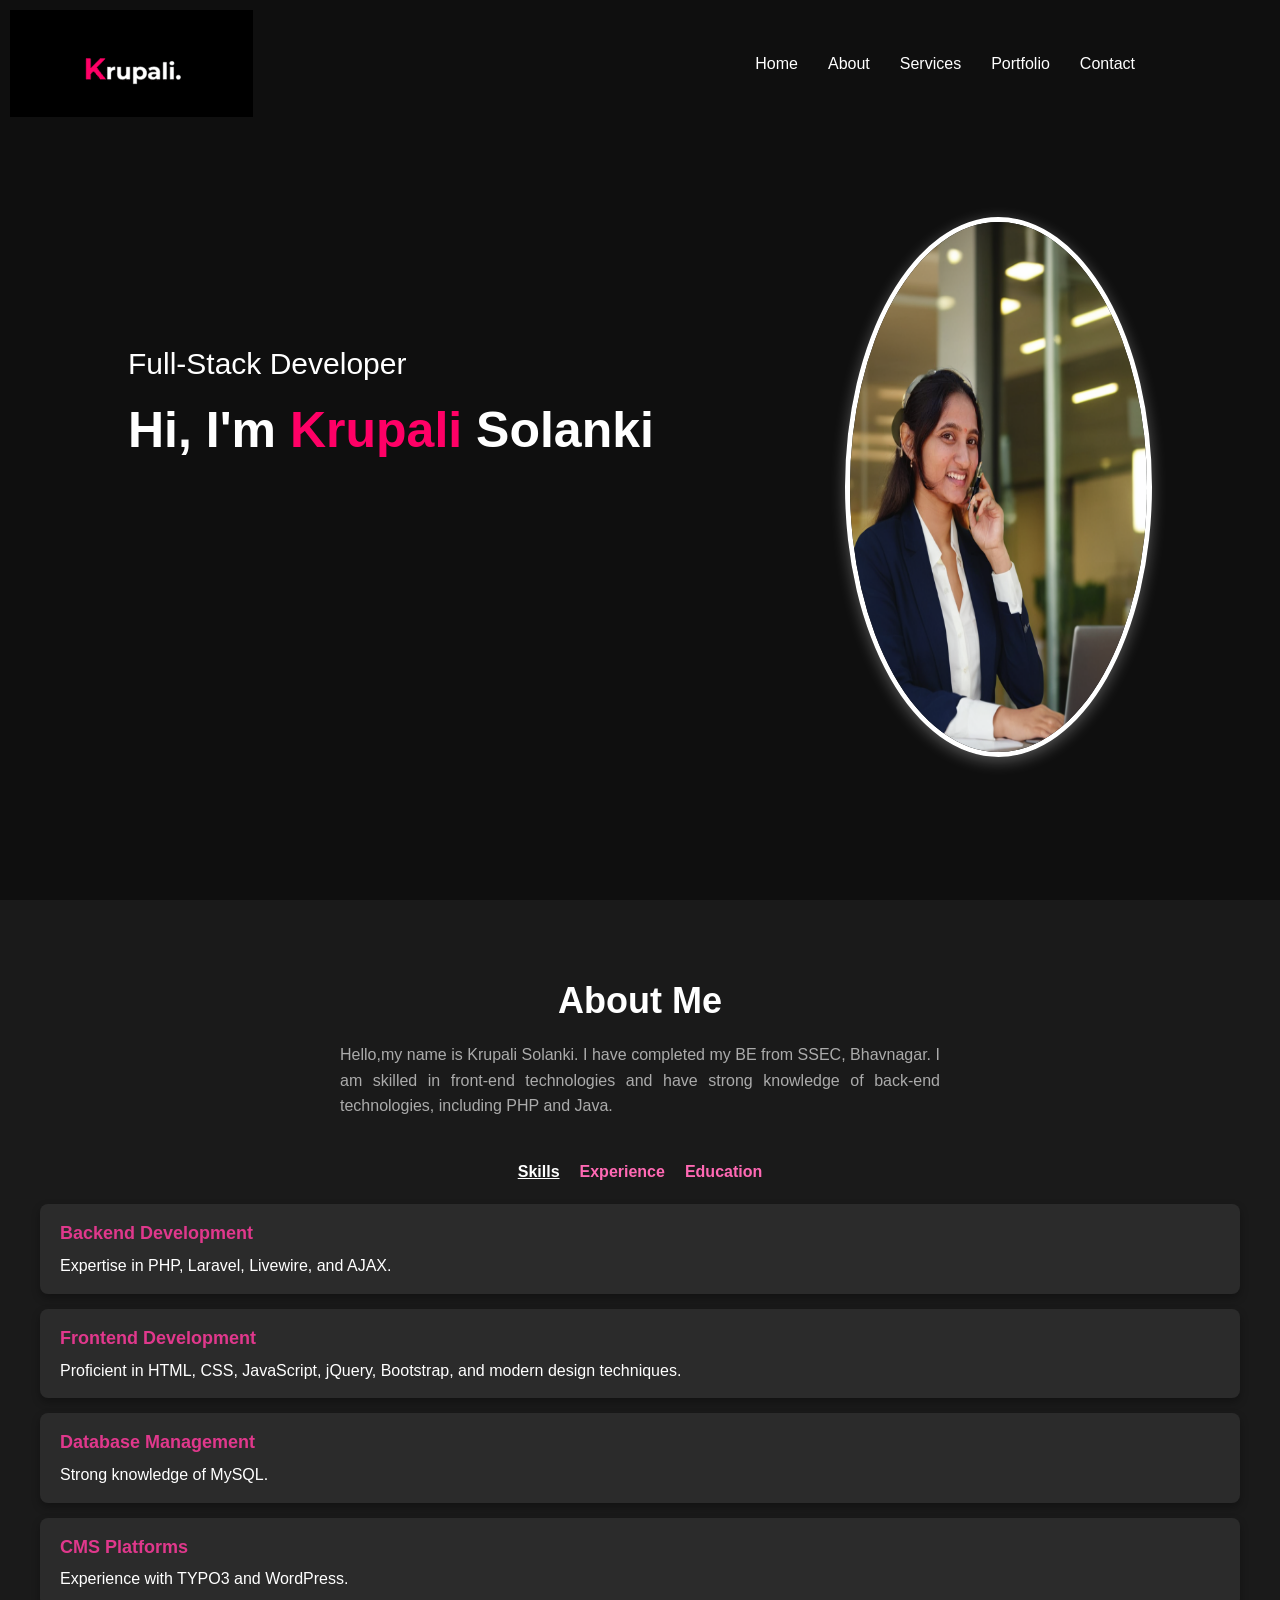
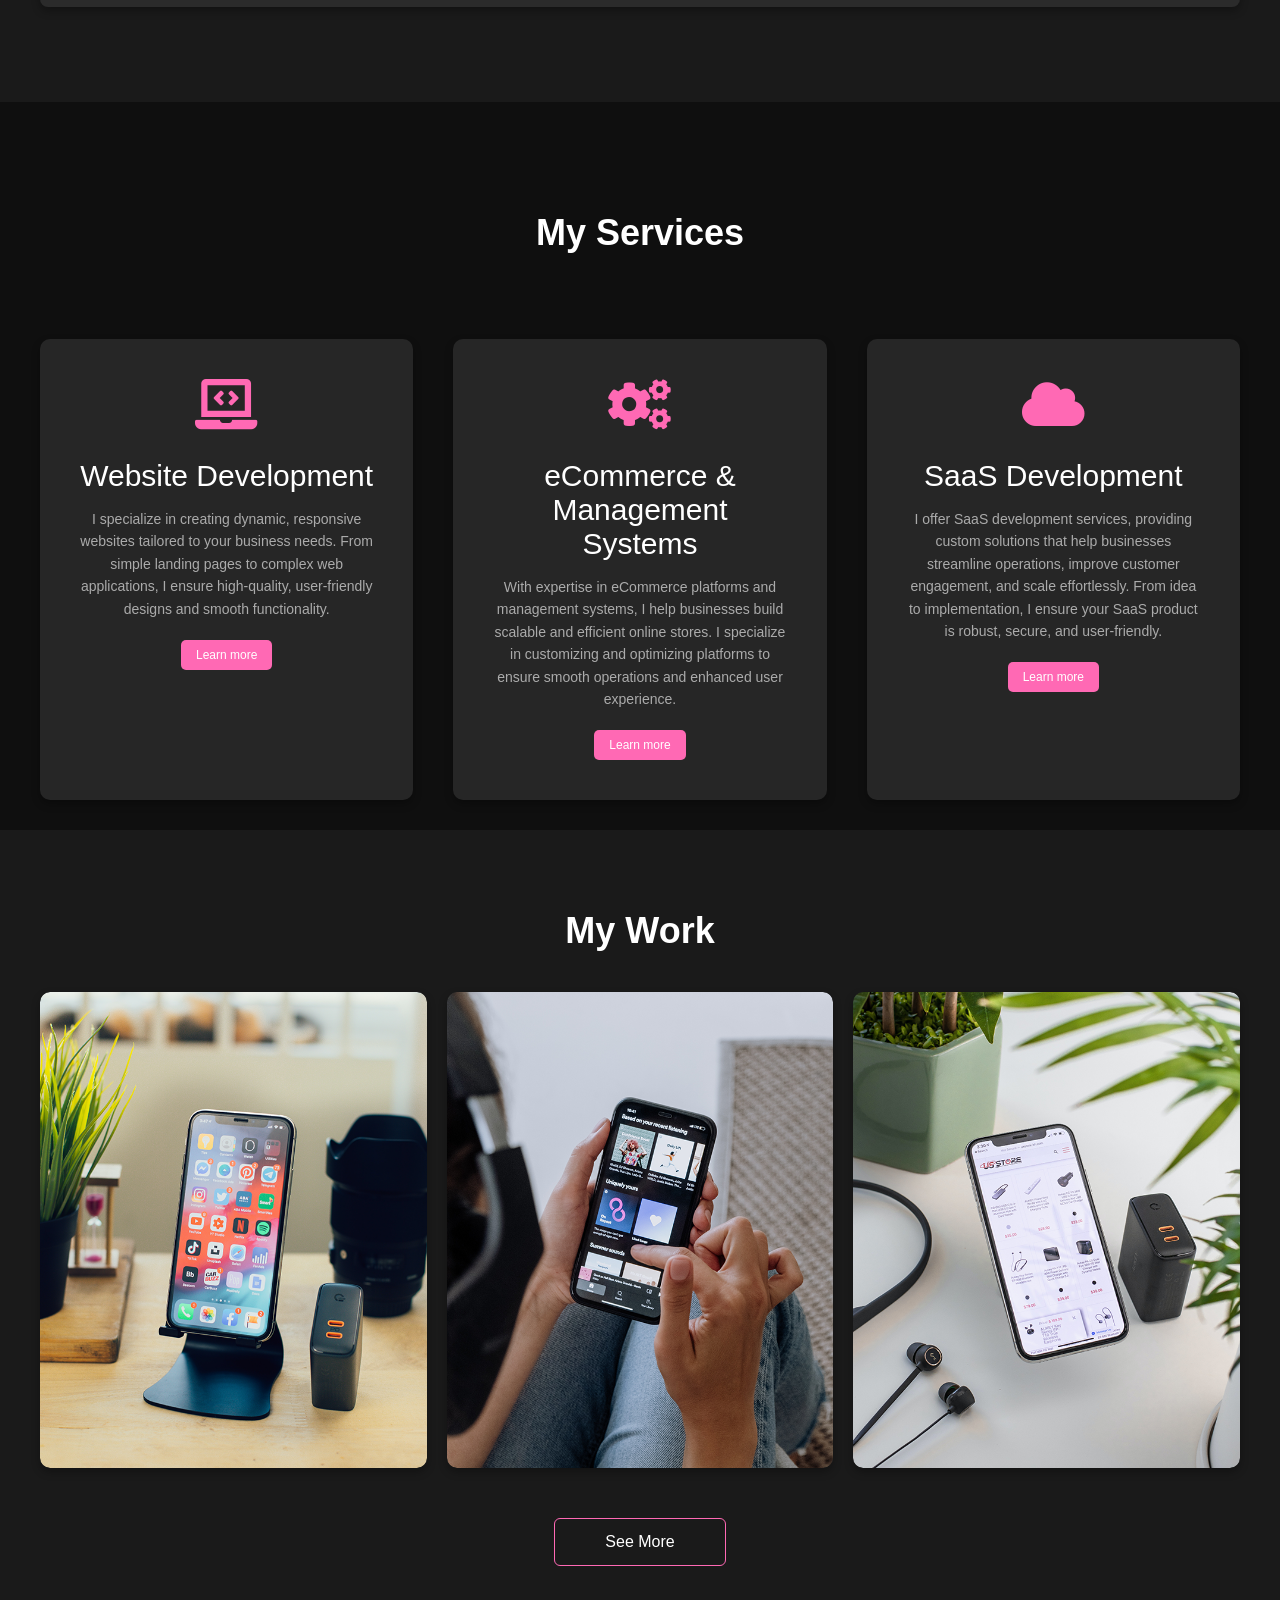
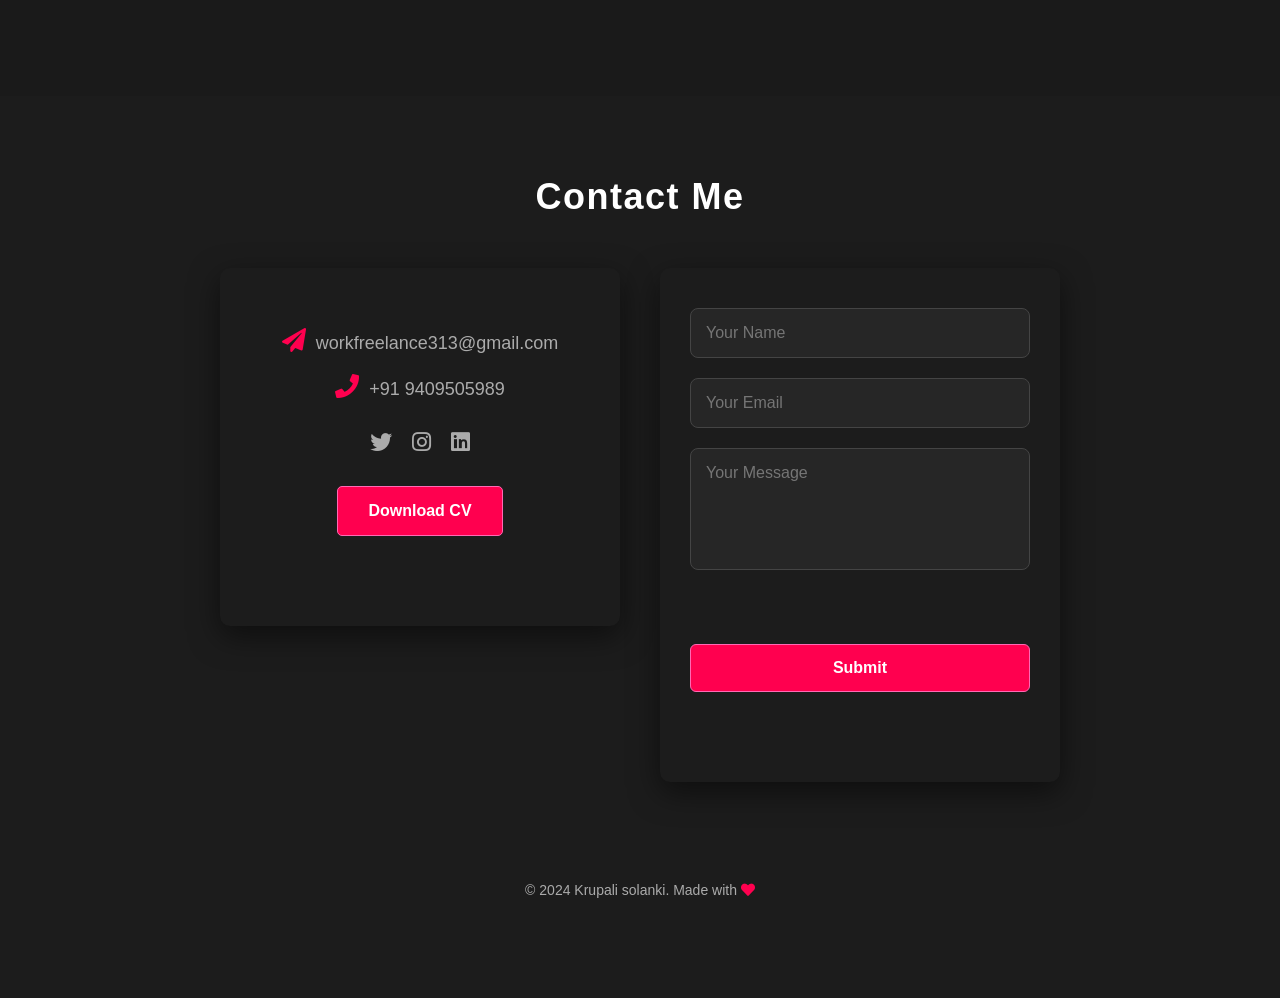
<file: index2.html>
<!DOCTYPE html>
<html lang="en">
<head>
    <meta charset="UTF-8">
    <meta name="viewport" content="width=device-width, initial-scale=1.0">
    <title>Portfolio</title>
    <link rel="stylesheet" href="style.css">
    <link href="https://cdnjs.cloudflare.com/ajax/libs/font-awesome/5.15.4/css/all.min.css" rel="stylesheet">

</head>
<body>

<div id="header">
    <nav>
        <img src="images/logo.png" alt="Logo" class="logo">
        <button class="nav-toggle" aria-label="Toggle navigation">
            ☰ <!-- Hamburger icon -->
        </button>
        <ul class="nav-items">
            <li><a href="#">Home</a></li>
            <li><a href="#about">About</a></li>
            <li><a href="#Services">Services</a></li>
            <li><a href="#portfolio">Portfolio</a></li>
            <li><a href="#contact">Contact</a></li>
        </ul>
    </nav>
      
    <div class="image"> 
        <img class="profile" src="images/new 2.png" alt="Profile Image" style="height: 60vh; width: 30%;">
    </div>
    <div class="header-text">
        <p>Full-Stack Developer </p>
        <h1>Hi, I'm <span>Krupali</span> Solanki</h1>
    </div>
</div>
<div id="about">
    <div class="container">
        <div class="row">
            <div class="about-col-1">
                <h1>About Me</h1>
                <p style="color: #ababab; max-width: 600px; text-align: justify; margin: 10px auto;">
                    Hello,my name is Krupali Solanki. I have completed my BE from SSEC, Bhavnagar.
I am skilled in front-end technologies and have strong knowledge of back-end technologies, including PHP and Java. 
                </p>
                <div class="tab-titles">
                    <p class="tab-links active" onclick="showTab('skills')">Skills</p>
                    <p class="tab-links" onclick="showTab('experience')">Experience</p>
                    <p class="tab-links" onclick="showTab('education')">Education</p>
                </div>
                <div class="tab-contents">
                    <!-- Skills Content -->
                    <ul id="skills" class="tab-content active">
                        <li>
                            <span>Backend Development</span>
                            Expertise in PHP, Laravel, Livewire, and AJAX.
                        </li>
                        <li>
                            <span>Frontend Development</span>
                            Proficient in HTML, CSS, JavaScript, jQuery, Bootstrap, and modern design techniques.
                        </li>
                        <li>
                            <span>Database Management</span>
                            Strong knowledge of MySQL.
                        </li>
                        <li>
                            <span>CMS Platforms</span>
                            Experience with TYPO3 and WordPress.
                        </li>
                    </ul>
                    
                    <!-- Experience Content -->
                    <ul id="experience" class="tab-content">
                        <li>
                            <span>Vivansh Infotech</span>
                            Interned as a Backend Developer specializing in PHP and Laravel. Gained hands-on experience in developing dynamic web applications, implementing RESTful APIs, and working with database management systems.
                        </li>
                        <li>
                            <span>NITSAN Technologies</span>
                            Worked as a TYPO3 Developer, focusing on creating and customizing TYPO3 extensions, implementing Fluid templates, and optimizing TYPO3 websites for performance and scalability.
                        </li>
                        <li>
                            <span>VimirLab Solutions</span>
                            Worked as a Laravel Developer, developing robust backend solutions, integrating third-party APIs, and ensuring secure and efficient web application functionality.
                        </li>
                    </ul>
                    
                    <!-- Education Content -->
                    <ul id="education" class="tab-content">
                        <li>
                            <span>Bachelor of Engineering</span>
                            Shantilal Shah Engineering College, Bhavnagar - Major in Information Technology. Graduated with a 9 SPI.
                        </li>
                        <li>
                            <span>High School</span>
                            Mother Zainab Junior Science College, Dholka.
                        </li>
                        <li>
                            <span>Secondary School</span>
                            Shri D J Vaghela School, Koth.
                        </li>
                    </ul>
                    
                    
                </div>
            </div>
        </div>
    </div>
</div>
<div id="Services">
    <div class="container">
        <h1 style="text-align: center; font-size: 36px; color: white; padding: 80px;">My Services</h1>
        <div class="services-list">
            <div>
                <i class="fas fa-laptop-code"></i>
                <h2>Website Development</h2>
                <p>I specialize in creating dynamic, responsive websites tailored to your business needs. From simple landing pages to complex web applications, I ensure high-quality, user-friendly designs and smooth functionality.</p>
                <a href="#">Learn more</a>
            </div>
            <div>
                <i class="fas fa-cogs"></i>
                <h2>eCommerce & Management Systems</h2>
                <p>With expertise in eCommerce platforms and management systems, I help businesses build scalable and efficient online stores. I specialize in customizing and optimizing platforms to ensure smooth operations and enhanced user experience.</p>
                <a href="#">Learn more</a>
            </div>
            <div>
                <i class="fas fa-cloud"></i>
                <h2>SaaS Development</h2>
                <p>I offer SaaS development services, providing custom solutions that help businesses streamline operations, improve customer engagement, and scale effortlessly. From idea to implementation, I ensure your SaaS product is robust, secure, and user-friendly.</p>
                <a href="#">Learn more</a>
            </div>
        </div>
    </div>
</div>



<!-- portfolio -->

<div id="portfolio">
    <div class="container">

<h1 class="subt-title">
    My Work
</h1>
<div class="work-list">
<div class="work">
<img src="images/work-1.png">
<div class="layer">

   <h3>ApparelHub</h3>
<p>ApparelHub is a PHP-powered e-commerce platform tailored for the fashion industry. It features a custom-built interface for managing product catalogs, orders, and payments. Key functionalities include inventory management, personalized product recommendations, and a seamless shopping experience.</p>

    <a href="#"><i class="fas fa-external-link-alt"></i></a>
</div>
</div>
<div class="work">
    <img src="images/work-2.png">
    <div class="layer">

        <h3>FarmLink</h3>
        <p>FarmLink is a platform designed to connect farmers directly with sellers, eliminating intermediaries to increase profits and sales. It also provides updates on government schemes and the latest agricultural news to keep farmers informed.</p>
        <a href="#"><i class="fas fa-external-link-alt"></i></a>
    </div>
    </div>
    <div class="work">
        <img src="images/work-3.png">
        <div class="layer">

            <h3>TeamSync</h3>
              <p>TeamSync is a Laravel-powered Employee Management System (EMS) that organizes, tracks, and automates HR tasks such as leave management, holiday scheduling, and interview tracking. It aims to streamline HR processes and improve overall employee management efficiency.</p>

            <a href="#"><i class="fas fa-external-link-alt"></i></a>
        </div>
        </div>

        </div>
      <a href="#" class="btn">See More</a>
        </div>
</div>

<div id="contact">
    <div class="container">
        <h1 class="title">Contact Me</h1>
        <div class="contact-wrapper">
            <!-- Left Section -->
            <div class="content-left">
                <p><i class="fas fa-paper-plane"></i>workfreelance313@gmail.com</p>
                <p><i class="fas fa-phone"></i>+91 9409505989</p>
                <div class="social-icons">
            
                    <a href="#"><i class="fab fa-twitter"></i></a>
                    <a href="https://www.instagram.com/invites/contact/?igsh=h89hmq3tdzyi&utm_content=f2lvejd"><i class="fab fa-instagram"></i></a>
                    <a href="https://www.linkedin.com/in/krupali-solanki-74a152277?utm_source=share&utm_campaign=share_via&utm_content=profile&utm_medium=android_app"><i class="fab fa-linkedin"></i></a>
                </div>
                <a href="images/mycv.pdf" class="btn btn-download">Download CV</a>
            </div>

            <!-- Right Section -->
            <div class="content-right">
                <form name="submit-to-google-sheet">
                    <input type="text" name="name" placeholder="Your Name" required>
                    <input type="email" name="email" placeholder="Your Email" required>
                    <textarea name="message" rows="5" placeholder="Your Message"></textarea>
                    <button type="submit" class="btn btn-submit">Submit</button>
                </form>
                <span id="msg" style="color: #61b752;"></span>
            </div>
        </div>
    </div>

    <!-- Footer -->
    <div class="footer">
        <p>&copy; 2024 Krupali solanki. Made with <i class="fas fa-heart"></i> </p>
    </div>
</div>



<div> 
    
</div>
<script src="script.js"></script>
</body>
</html>
</file>
<file: style.css>
* {
    margin: 0;
    padding: 0;
    font-family: 'Poppins', sans-serif;
    box-sizing: border-box;
}

body {
    background: black; 
    color: #fff; 
}

#header {
    width: 100%; 
    height: 100vh; 
    /* background-image:url(images/krupali.jpg) ;  */
    background-size: cover; 
    background-position: center;

}

.image {
    padding: 10px 10%; 
}
.profile {
    height: 130%; 
    width: 25%;
    float: right;
    border-radius: 50%;
    border: 5px solid 	white; 
    box-shadow: 0 4px 15px rgba(255, 255, 255, 0.3); 
    transition: transform 0.3s ease, box-shadow 0.3s ease;  
    position: relative; 
}

.profile:hover {
    transform: scale(1.1); 
    box-shadow: 0 8px 30px rgba(255, 105, 180, 0.6); /* Intensify the glowing effect */
}

.profile::after {
    content: '';
    position: absolute;
    top: 0;
    left: 0;
    width: 100%;
    height: 100%;
    border-radius: 50%;
    background: rgba(255, 105, 180, 0.2); 
    animation: pulse 2s infinite;
    z-index: -1; 
}

@keyframes pulse {
    0% {
        transform: scale(1);
        opacity: 1;
    }
    50% {
        transform: scale(1.2);
        opacity: 0.5;
    }
    100% {
        transform: scale(1);
        opacity: 1;
    }
}

nav ul li {
    display: inline-block;
    list-style: none;
    margin: 10px 20px;
}

nav {
    display: flex;
    justify-content: space-between;
    align-items: center;
    padding: 10px;
    margin-right: 120px; 
    margin-bottom: 80px; /* Space between nav and the image */
    
}

nav ul {
    display: flex;
    list-style: none;
    margin: 0;
    padding: 0;
}

nav ul li {
    margin: 0 15px; 
}

nav ul li a {
    text-decoration: none; 
    color: #fff; 
    transition: color 0.3s ease; 

}

nav ul li a:hover {
    color: #ff69b4; 
}

.header-text{
    margin-top: 120px;
    font-size: 30px;
    margin-left: 10%;
}

.header-text h1{
    font-size: 50px;
    margin-top: 20px;
}

.header-text span{
    color: #ff0066;
}


/* Toggle Button */
.nav-toggle {
    display: none;
    font-size: 24px;
    background: none;
    border: none;
    color: white;
    cursor: pointer;
}



/* 
about section  */

#about {
    padding: 80px 0;
    background-color: #1a1a1a; /* Optional background for better contrast */
    color: #fff;
    text-align: center;
}

.about-col-1 h1 {
    font-size: 36px;
    margin-bottom: 20px;
    color: white;
}

.about-col-1 p {
    margin-top: 10px;
    font-family: 'Poppins', sans-serif;
    font-size: 16px;
    line-height: 1.6;
}

.tab-titles {
    display: flex;
    justify-content: center;
    gap: 30px;
    margin-top: 30px;
}

.tab-links {
    font-size: 18px;
    font-weight: 500;
    cursor: pointer;
    position: relative;
    color: #ff69b4; /* Highlighted text color */
    transition: color 0.3s ease;
}

.tab-links:hover {
    color: #fff;
}

.tab-links::after {
    content: '';
    position: absolute;
    width: 0;
    height: 2px;
    background: #ff69b4;
    bottom: -5px;
    left: 0;
    transition: width 0.3s ease;
}

.tab-links:hover::after {
    width: 100%;
}
.tab-contents ul {
    padding: 0;
    margin: 0;
}
.tab-contents ul {
    padding: 0;
    margin: 0;
}
/* Tab Contents Styling */
.tab-contents ul {
    display: none; /* Hide all by default */
    padding: 0;
    margin: 0;
}

.tab-contents ul.active {
    display: block; /* Show active tab */
}

.tab-contents ul li {
    list-style: none;
    margin: 15px 0; /* Space between list items */
    font-family: 'Poppins', sans-serif;
    font-size: 16px;
    color: #fff;
    line-height: 1.6;
    background: #2b2b2b; /* Subtle background for better focus */
    padding: 15px 20px;
    border-radius: 8px;
    box-shadow: 0 4px 8px rgba(0, 0, 0, 0.3); /* Soft shadow for depth */
    transition: transform 0.3s ease, box-shadow 0.3s ease;
    text-align: left; /* Aligns all content within to the left */
}

.tab-contents ul li:hover {
    transform: translateY(-5px);
    box-shadow: 0 8px 16px rgba(255, 105, 180, 0.4); /* Highlight on hover */
}

.tab-contents ul li span {
    font-size: 18px;
    color: #e0388c;
    font-weight: 600;
    display: block; /* Ensures it starts on a new line */
    margin-bottom: 5px; /* Adds space between span and main content */
    text-align: left; /* Aligns span text to the left */
}

/* Tab Titles */
.tab-titles {
    display: flex;
    justify-content: center;
    gap: 20px;
    margin-bottom: 20px;
}

.tab-links {
    font-size: 18px;
    font-weight: 600;
    cursor: pointer;
    color: #ff69b4;
    transition: color 0.3s ease;
}

.tab-links.active {
    color: #fff;
    text-decoration: underline;
}



/* Services Section */
#Services {
    padding: 30px 0;
}

.services-list {
    display: grid;
    grid-template-columns: repeat(auto-fit, minmax(250px, 1fr));
    grid-gap: 40px;
    margin-top: 5px;
}

.services-list div {
    background: #262626;
    padding: 40px;
    font-size: 13px;
    font-weight: 300;
    transition: background 0.5s, transform 0.5s;
    text-align: center;
    border-radius: 10px; /* Optional: Adds rounded corners */
    box-shadow: 0 4px 8px rgba(0, 0, 0, 0.3); /* Optional: Adds depth */
}

.services-list div i {
    font-size: 50px;
    margin-bottom: 30px;
    color: #ff69b4; /* Optional: Icon color */
}

.services-list div h2 {
    font-size: 30px;
    font-weight: 500;
    margin-bottom: 15px;
}

.services-list div p {
    font-size: 14px;
    line-height: 1.6;
    color: #ababab;
}

.services-list div a {
    text-decoration: none;
    color: #fff;
    font-size: 12px;
    margin-top: 20px;
    display: inline-block;
    background: #ff69b4;
    padding: 8px 15px;
    border-radius: 5px;
    transition: background 0.3s ease;
}

.services-list div a:hover {
    background: #e0388c;
}

.services-list div:hover {
    background-color: #b41152;
    transform: translateY(-10px);
    box-shadow: 0 8px 16px rgba(255, 69, 92, 0.5); /* Subtle shadow effect */
}

/* Portfolio Section */
#portfolio {
    padding: 80px 0;
    background-color: #1a1a1a; /* Optional background for better contrast */
    text-align: center;
}

#portfolio .subt-title {
    font-size: 36px;
    color: #fff;
    margin-bottom: 40px;
    font-weight: 700;
}

.work-list {
    display: grid;
    grid-template-columns: repeat(auto-fit, minmax(300px, 1fr));
    gap: 20px;
}

.work {
    border-radius: 10px;
    position: relative;
    overflow: hidden;
    background: #262626;
    box-shadow: 0 4px 8px rgba(0, 0, 0, 0.3); /* Adds depth */
}

.work img {
    width: 100%;
    border-radius: 10px;
    display: block;
    transition: transform 0.5s ease;
}

.layer {
    width: 100%;
    height: 0;
    background: linear-gradient(to top, rgba(0, 0, 0, 0.8), rgba(255, 0, 79, 0.6));
    border-radius: 10px;
    position: absolute;
    left: 0;
    bottom: 0;
    overflow: hidden;
    display: flex;
    align-items: center;
    justify-content: center;
    flex-direction: column;
    text-align: center;
    color: #fff;
    font-size: 14px;
    transition: height 0.5s ease;
    padding: 0 20px; /* Prevent text overflow */
}

.layer h3 {
    font-weight: 600;
    font-size: 20px;
    margin-bottom: 10px;
}

.layer p {
    font-size: 14px;
    line-height: 1.5;
}

.layer a {
    margin-top: 10px;
    color: #fff;
    text-decoration: none;
    font-size: 18px;
    line-height: 60px;
    background: #ff69b4;
    width: 60px;
    height: 60px;
    border-radius: 50%;
    text-align: center;
    display: inline-block;
    transition: background 0.3s ease, transform 0.3s ease;
}

.layer a:hover {
    background: #e0388c;
    transform: scale(1.1);
}

.work:hover img {
    transform: scale(1.1);
}

.work:hover .layer {
    height: 100%;
}

.btn {
    display: inline-block; /* Inline block to control width */
    margin: 50px auto;
    padding: 14px 50px;
    font-size: 16px;
    color: #fff;
    text-decoration: none;
    background: transparent;
    border: 1px solid #ff69b4;
    border-radius: 6px;
    transition: background 0.3s ease, color 0.3s ease;
    text-align: center; /* Center text inside the button */
}

.btn:hover {
    background: #ff004f;
    color: #fff;
}

/* contact us  */


/* General Styling */
body {
    font-family: 'Arial', sans-serif;
    margin: 0;
    padding: 0;
    background: #0f0f0f;
    color: #fff;
}

/* Contact Section */


#contact {
    padding: 80px 20px;
    background: #1c1c1c; /* Keeping your original background color */
}

.container {
    max-width: 1200px;
    margin: 0 auto;
    text-align: center;
}

/* Title Styling */
.title {
    font-size: 36px;
    font-weight: bold;
    color: white;
    margin-bottom: 50px;
    letter-spacing: 1.5px;
}

/* Contact Wrapper */
.contact-wrapper {
    display: flex;
    justify-content: center; /* Centers the content horizontally */
    align-items: flex-start; /* Keeps items aligned at the top */
    gap: 40px;
    flex-wrap: wrap;
}

/* Left Section Styling */
.content-left, .content-right {
    flex: 1;
    max-width: 400px;
    background: #1c1c1c;
    padding: 40px 30px;
    border-radius: 10px;
    box-shadow: 0px 10px 30px rgba(0, 0, 0, 0.5);
    text-align: center; /* Centers text inside each section */
}

/* Shared Styles for Left and Right Sections */
.content-left p, .content-right p {
    font-size: 18px;
    color: #ababab;
    margin: 20px 0;
}

.content-left p i, .content-right p i {
    margin-right: 10px;
    font-size: 24px;
    color: #ff004f;
}

/* Social Icons */
.social-icons {
    display: flex;
    justify-content: center; /* Centers the icons */
    gap: 20px;
    margin-top: 30px;
}

.social-icons a {
    color: #ababab;
    font-size: 22px;
    transition: transform 0.3s ease, color 0.3s ease;
}

.social-icons a:hover {
    color: #ff004f;
    transform: scale(1.1);
}

/* Download Button */
.btn-download {
    display: inline-block;
    margin-top: 30px;
    padding: 15px 30px;
    background: #ff004f;
    color: #fff;
    text-decoration: none;
    font-weight: bold;
    border-radius: 5px;
    transition: background 0.3s ease, transform 0.3s ease;
}

.btn-download:hover {
    background: #d00344;
    transform: translateY(-3px);
}

/* Right Section Styling */
form input, form textarea {
    width: 100%;
    margin-bottom: 20px;
    padding: 15px;
    border-radius: 8px;
    border: 1px solid #444;
    background: #262626;
    color: #fff;
    font-size: 16px;
    outline: none;
}

form textarea {
    resize: none;
}

form button {
    display: block;
    width: 100%;
    padding: 15px;
    font-size: 18px;
    font-weight: bold;
    color: #fff;
    background: #ff004f !important; /* Same as Download CV */
    border: none;
    border-radius: 8px;
    cursor: pointer;
    transition: background 0.3s ease, transform 0.3s ease;
}

form button:hover {
    background: #d00344; /* Same hover effect as Download CV */
    transform: translateY(-3px);
}
/* Footer Styling */
.footer {
    margin-top: 80px;
    padding: 20px 0;
    background: #1c1c1c;
    text-align: center;
    color: #ababab;
    font-size: 14px;
}

.footer i {
    color: #ff004f;
}

/* Responsive Design */
@media (max-width: 768px) {
    .contact-wrapper {
        flex-direction: column; /* Stack sections vertically on small screens */
        align-items: center;
        gap: 20px;
    }

    .content-left, .content-right {
        max-width: 100%;
        text-align: center;
    }

    .social-icons {
        justify-content: center;
    }
}


/* new from here  */

/* Media Queries for Responsiveness */
@media (max-width: 768px) {
 
    .nav-items {
        display: none; /* Hide navigation items */
        position: absolute;
        top: 60px; /* Adjust based on your header height */
        left: 0;
        right: 0;
        background-color: #333; /* Add background color */
        z-index: 10;
        text-align: center; /* Center the links */
        flex-direction: column; /* Stack the links vertically */
        padding: 0;
        margin: 0;
    }

    .nav-items.active {
        display: block; /* Show navigation items when active class is added */
    }

    .nav-items li {
        display: block; /* Stack list items vertically */
    }

    .nav-items a {
        display: block;
        padding: 15px; /* Add padding for better spacing */
        text-align: center;
        text-decoration: none;
        color: white; /* White text on dark background */
        border-bottom: 1px solid #555; /* Optional: add border between items */
    }

    .nav-items a:hover {
        background-color: #444; /* Lighter shade when hovered */
    }

    .nav-toggle {
        display: block;
        position: absolute;
        top: 20px; /* Adjust based on your header */
        right: 20px;
        cursor: pointer;
        z-index: 20; /* Ensure the toggle button stays on top */
    }

    /* Optional: Add space between links if necessary */
    .nav-items li + li {
        margin-top: 10px; /* Adjust spacing between the links */
    }

   


    .profile {
        height: 150px !important;
        width: 125px !important;
    }

    .header-text h1 {
        font-size: 28px; /* Reduces font size for smaller screens */
    }

    .header-text {
        margin-top: 10px;
    }
}

@media (max-width: 480px) {
    nav {
        flex-direction: column; /* Stacks logo and nav items */
        align-items: center;
    }

    nav ul li {
        margin: 5px 0; /* Reduces margin for smaller screens */
    }

    .header-text h1 {
        font-size: 24px; /* Further reduce font size */
    }

    .profile {
        height: 80px;
        width: 80px;
    }
}
</file>
